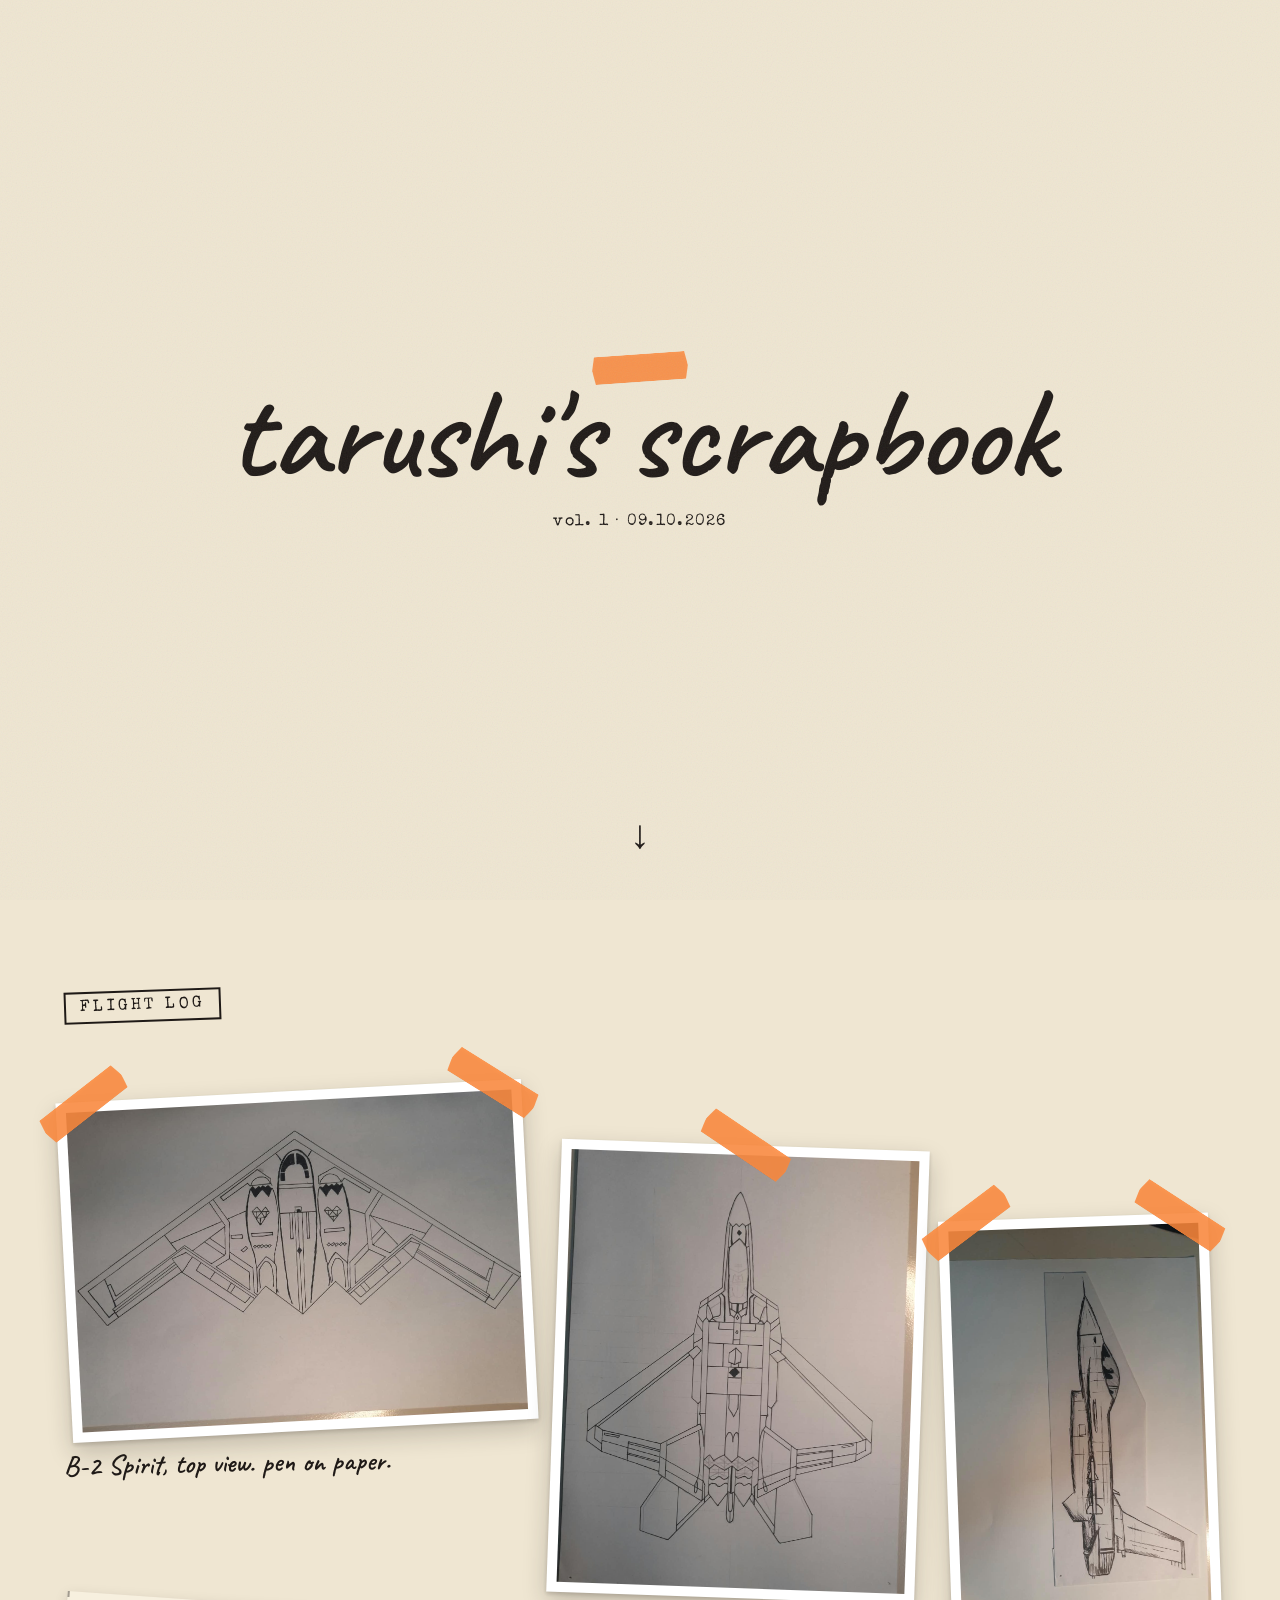
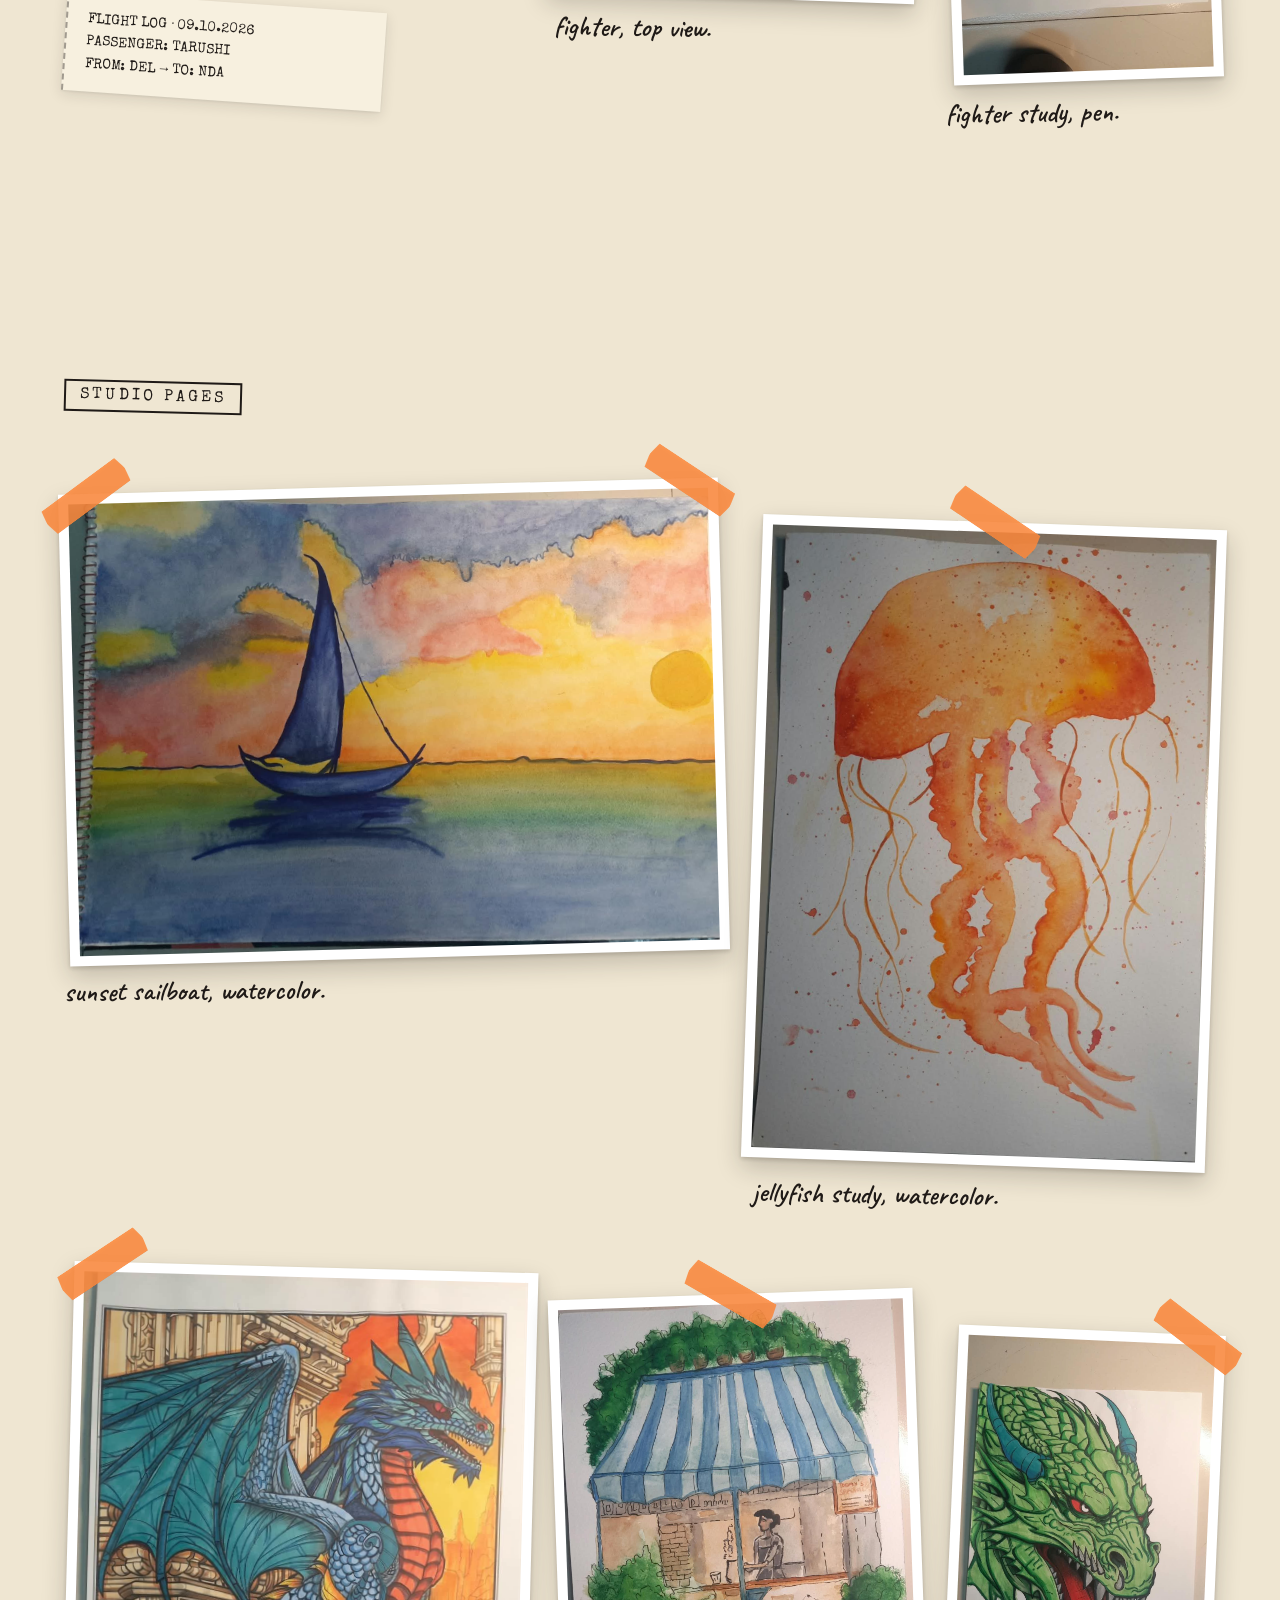
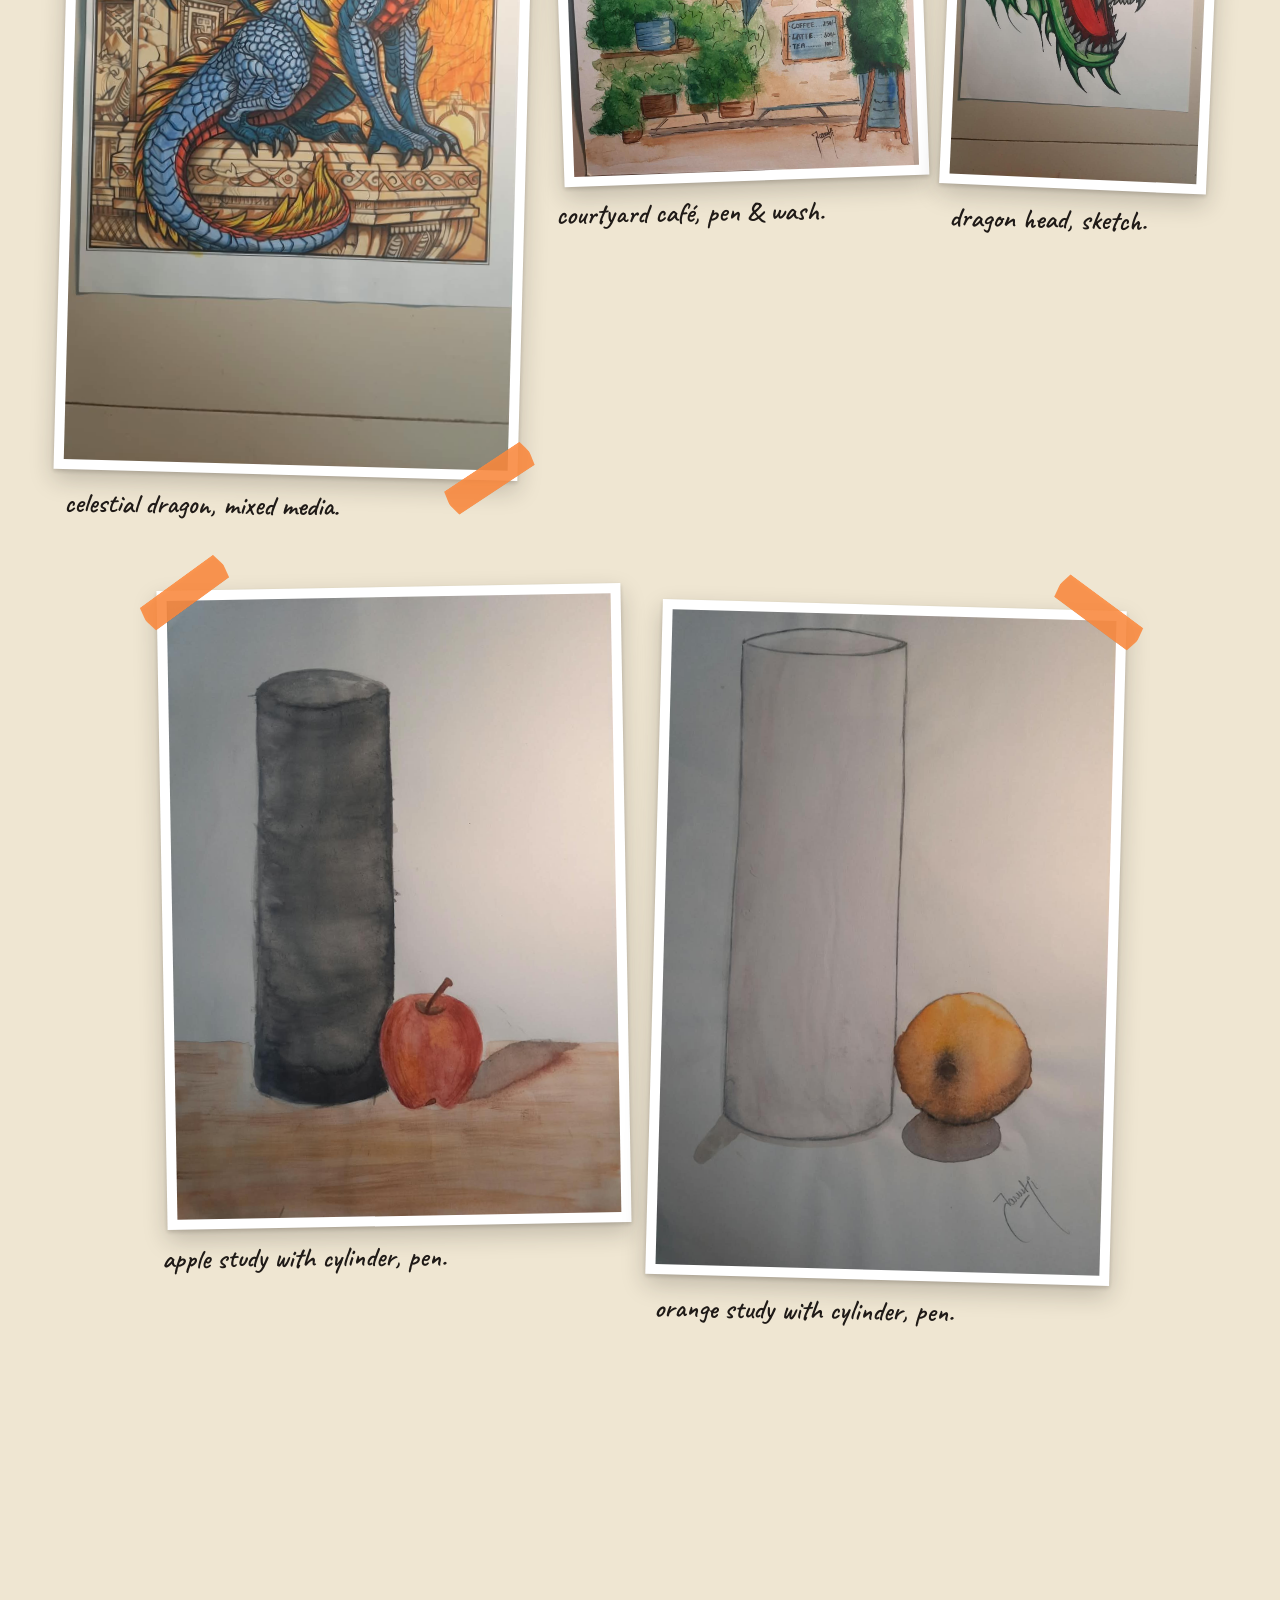
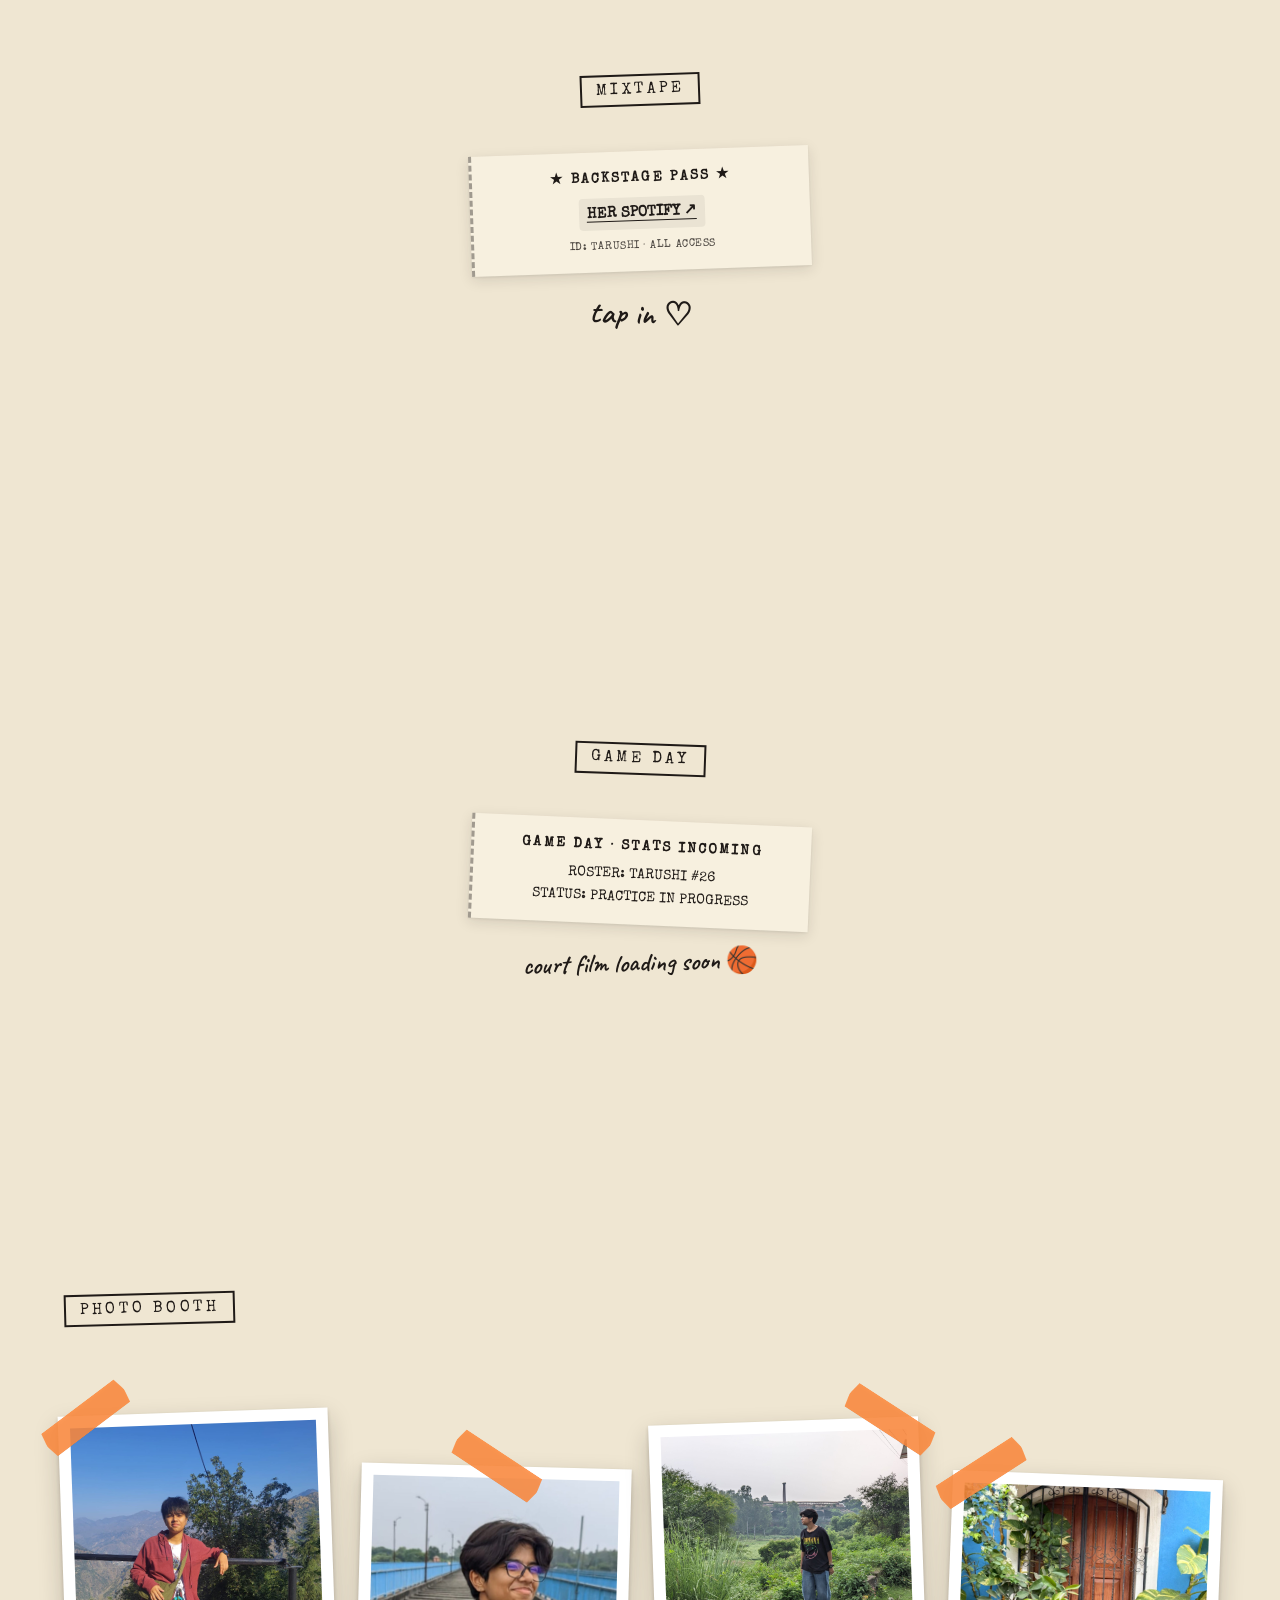
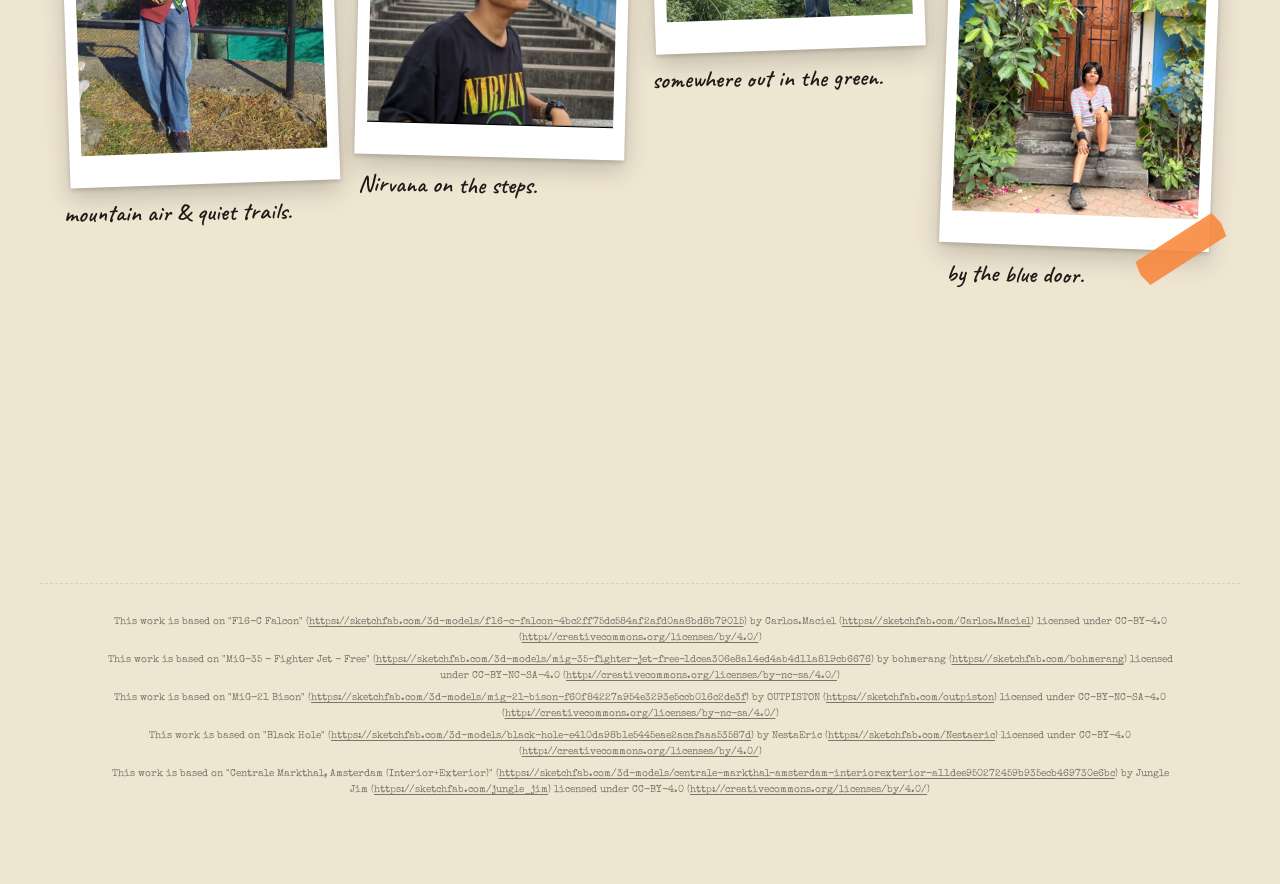
<file: scrapbook.html>
<!DOCTYPE html>
<html lang="en">
<head>
  <meta charset="UTF-8">
  <meta name="viewport" content="width=device-width, initial-scale=1.0, viewport-fit=cover">
  <title>tarushi's scrapbook — vol. 1</title>

  <!-- Google Fonts: Caveat 600 for titles/notes, Special Elite 400 for stamps/ticket/subtitle -->
  <link rel="preconnect" href="https://fonts.googleapis.com">
  <link rel="preconnect" href="https://fonts.gstatic.com" crossorigin>
  <link href="https://fonts.googleapis.com/css2?family=Caveat:wght@600&family=Special+Elite&display=swap" rel="stylesheet">

  <link rel="stylesheet" href="css/scrapbook.css">
</head>
<body>

  <!-- Cover (First Viewport) -->
  <header class="cover-section" id="cover">
    <div class="cover-header">
      <div class="tape cover-tape" aria-hidden="true"></div>
      <h1 class="cover-title">tarushi's scrapbook</h1>
    </div>
    <p class="cover-subtitle">vol. 1 · 09.10.2026</p>
    <a href="#flight-log" class="scroll-indicator" aria-label="Scroll to Flight Log">↓</a>
  </header>

  <!-- Flight Log Spread (Second Section) -->
  <main>
    <section class="spread-flight-log" id="flight-log" aria-label="Flight Log Spread">
      <div class="flight-log-grid">

        <!-- Stamp: FLIGHT LOG -->
        <div class="spread-item spread-stamp">
          <div class="stamp stamp-flight-log">FLIGHT LOG</div>
        </div>

        <!-- B2 Sheet & Note -->
        <div class="spread-item spread-b2">
          <figure class="sheet sheet-b2">
            <div class="tape tape-tl" aria-hidden="true"></div>
            <div class="tape tape-tr" aria-hidden="true"></div>
            <img src="assets/scrapbook/flight-b2-top.jpg" alt="B-2 Spirit, top view" width="1599" height="1148">
          </figure>
          <figcaption class="note note-b2">B-2 Spirit, top view. pen on paper.</figcaption>
        </div>

        <!-- Fighter Top Sheet & Note -->
        <div class="spread-item spread-fighter-top">
          <figure class="sheet sheet-fighter-top">
            <div class="tape tape-tc" aria-hidden="true"></div>
            <img src="assets/scrapbook/flight-fighter-top.jpg" alt="fighter, top view" width="1284" height="1599">
          </figure>
          <figcaption class="note note-fighter-top">fighter, top view.</figcaption>
        </div>

        <!-- Fighter Side Sheet & Note -->
        <div class="spread-item spread-fighter-side">
          <figure class="sheet sheet-fighter-side">
            <div class="tape tape-tl" aria-hidden="true"></div>
            <div class="tape tape-tr" aria-hidden="true"></div>
            <img src="assets/scrapbook/flight-fighter-side.jpg" alt="fighter study, pen" width="901" height="1600">
          </figure>
          <figcaption class="note note-fighter-side">fighter study, pen.</figcaption>
        </div>

        <!-- Ticket Stub -->
        <div class="spread-item spread-ticket">
          <div class="ticket ticket-flight-log">
            <p class="ticket-line">FLIGHT LOG · 09.10.2026</p>
            <p class="ticket-line">PASSENGER: TARUSHI</p>
            <p class="ticket-line">FROM: DEL → TO: NDA</p>
          </div>
        </div>

      </div>
    </section>

    <!-- Studio Pages Spread -->
    <section class="spread spread-studio" id="studio-pages" aria-label="Studio Pages Spread">
      <div class="studio-grid">

        <!-- Stamp: STUDIO PAGES -->
        <div class="spread-item spread-stamp">
          <div class="stamp stamp-studio">STUDIO PAGES</div>
        </div>

        <!-- Featured 1: Sunset Sailboat Watercolor (Larger Tier) -->
        <div class="spread-item spread-art-sunset">
          <figure class="sheet sheet-featured sheet-art-sunset">
            <div class="tape tape-tl" aria-hidden="true"></div>
            <div class="tape tape-tr" aria-hidden="true"></div>
            <img src="assets/scrapbook/art-sunset-sailboat.jpg" alt="sunset sailboat watercolor" width="1600" height="1129" loading="lazy">
          </figure>
          <figcaption class="note note-art-sunset">sunset sailboat, watercolor.</figcaption>
        </div>

        <!-- Uniform 1: Jellyfish Watercolor -->
        <div class="spread-item spread-art-jellyfish">
          <figure class="sheet sheet-uniform sheet-art-jellyfish">
            <div class="tape tape-tc" aria-hidden="true"></div>
            <img src="assets/scrapbook/art-jellyfish.jpg" alt="jellyfish watercolor" width="1138" height="1598" loading="lazy">
          </figure>
          <figcaption class="note note-art-jellyfish">jellyfish study, watercolor.</figcaption>
        </div>

        <!-- Featured 2: Celestial Dragon Piece (Larger Tier) -->
        <div class="spread-item spread-art-dragon-color">
          <figure class="sheet sheet-featured sheet-art-dragon-color">
            <div class="tape tape-tl" aria-hidden="true"></div>
            <div class="tape tape-br" aria-hidden="true"></div>
            <img src="assets/scrapbook/art-dragon-color.jpg" alt="celestial dragon color artwork" width="901" height="1600" loading="lazy">
          </figure>
          <figcaption class="note note-art-dragon-color">celestial dragon, mixed media.</figcaption>
        </div>

        <!-- Uniform 2: Courtyard / Café Painting -->
        <div class="spread-item spread-art-cafe">
          <figure class="sheet sheet-uniform sheet-art-cafe">
            <div class="tape tape-tc" aria-hidden="true"></div>
            <img src="assets/scrapbook/art-cafe.jpg" alt="courtyard café painting" width="1184" height="1600" loading="lazy">
          </figure>
          <figcaption class="note note-art-cafe">courtyard café, pen & wash.</figcaption>
        </div>

        <!-- Uniform 3: Green Dragon-Head Sketch -->
        <div class="spread-item spread-art-dragon-head">
          <figure class="sheet sheet-uniform sheet-art-dragon-head">
            <div class="tape tape-tr" aria-hidden="true"></div>
            <img src="assets/scrapbook/art-dragon-head.jpg" alt="green dragon head sketch" width="901" height="1600" loading="lazy">
          </figure>
          <figcaption class="note note-art-dragon-head">dragon head, sketch.</figcaption>
        </div>

        <!-- Uniform 4: Still Life Apple with Cylinder -->
        <div class="spread-item spread-art-apple">
          <figure class="sheet sheet-uniform sheet-art-apple">
            <div class="tape tape-tl" aria-hidden="true"></div>
            <img src="assets/scrapbook/art-still-life-apple.jpg" alt="still life study apple and cylinder" width="1147" height="1600" loading="lazy">
          </figure>
          <figcaption class="note note-art-apple">apple study with cylinder, pen.</figcaption>
        </div>

        <!-- Uniform 5: Still Life Orange with Cylinder -->
        <div class="spread-item spread-art-orange">
          <figure class="sheet sheet-uniform sheet-art-orange">
            <div class="tape tape-tr" aria-hidden="true"></div>
            <img src="assets/scrapbook/art-still-life-orange.jpg" alt="still life study orange and cylinder" width="1084" height="1600" loading="lazy">
          </figure>
          <figcaption class="note note-art-orange">orange study with cylinder, pen.</figcaption>
        </div>

      </div>
    </section>

    <!-- Mixtape Spread -->
    <section class="spread spread-mixtape" id="mixtape" aria-label="Mixtape Spread">
      <div class="mixtape-container">

        <!-- Stamp: MIXTAPE -->
        <div class="spread-item spread-stamp">
          <div class="stamp stamp-mixtape">MIXTAPE</div>
        </div>

        <!-- Single Backstage Pass Ticket -->
        <div class="spread-item spread-ticket-mixtape">
          <div class="ticket ticket-backstage">
            <p class="ticket-line ticket-pass-title">★ BACKSTAGE PASS ★</p>
            <p class="ticket-line ticket-link-line">
              <a href="https://open.spotify.com/user/314ipmyt62uzmajordk4fg3pwrmi" target="_blank" rel="noopener" class="spotify-link">HER SPOTIFY ↗</a>
            </p>
            <p class="ticket-line ticket-sub">ID: TARUSHI · ALL ACCESS</p>
          </div>
          <p class="note note-mixtape">tap in ♡</p>
        </div>

      </div>
    </section>

    <!-- Game Day Spread (Placeholder Only) -->
    <section class="spread spread-gameday" id="gameday" aria-label="Game Day Spread">
      <div class="gameday-container">

        <!-- Stamp: GAME DAY -->
        <div class="spread-item spread-stamp">
          <div class="stamp stamp-gameday">GAME DAY</div>
        </div>

        <!-- Small Ticket Placeholder -->
        <div class="spread-item spread-ticket-gameday">
          <div class="ticket ticket-gameday">
            <p class="ticket-line ticket-pass-title">GAME DAY · STATS INCOMING</p>
            <p class="ticket-line">ROSTER: TARUSHI #26</p>
            <p class="ticket-line">STATUS: PRACTICE IN PROGRESS</p>
          </div>
          <p class="note note-gameday">court film loading soon 🏀</p>
        </div>

      </div>
    </section>

    <!-- Photo Booth Spread -->
    <section class="spread spread-photobooth" id="photo-booth" aria-label="Photo Booth Spread">
      <div class="photobooth-grid">

        <!-- Stamp: PHOTO BOOTH -->
        <div class="spread-item spread-stamp">
          <div class="stamp stamp-photobooth">PHOTO BOOTH</div>
        </div>

        <!-- Solo Photo 1: Hills / Travel -->
        <div class="spread-item spread-photo-hills">
          <figure class="sheet sheet-polaroid sheet-photo-hills">
            <div class="tape tape-tl" aria-hidden="true"></div>
            <img src="assets/scrapbook/photo-hills.jpg" alt="Tarushi outdoors in the hills" width="1200" height="1600" loading="lazy">
          </figure>
          <figcaption class="note note-photo-hills">mountain air & quiet trails.</figcaption>
        </div>

        <!-- Solo Photo 2: Stairs Photo -->
        <div class="spread-item spread-photo-stairs">
          <figure class="sheet sheet-polaroid sheet-photo-stairs">
            <div class="tape tape-tc" aria-hidden="true"></div>
            <img src="assets/scrapbook/photo-stairs.jpg" alt="Tarushi smiling on the steps" width="1080" height="1085" loading="lazy">
          </figure>
          <figcaption class="note note-photo-stairs">Nirvana on the steps.</figcaption>
        </div>

        <!-- Solo Photo 3: Green Field Photo -->
        <div class="spread-item spread-photo-field">
          <figure class="sheet sheet-polaroid sheet-photo-field">
            <div class="tape tape-tr" aria-hidden="true"></div>
            <img src="assets/scrapbook/photo-field.jpg" alt="Tarushi standing in a green field" width="1600" height="1200" loading="lazy">
          </figure>
          <figcaption class="note note-photo-field">somewhere out in the green.</figcaption>
        </div>

        <!-- Solo Photo 4: Blue Door Photo -->
        <div class="spread-item spread-photo-door">
          <figure class="sheet sheet-polaroid sheet-photo-door">
            <div class="tape tape-tl" aria-hidden="true"></div>
            <div class="tape tape-br" aria-hidden="true"></div>
            <img src="assets/scrapbook/photo-door.jpg" alt="Tarushi seated by the blue door" width="1200" height="1600" loading="lazy">
          </figure>
          <figcaption class="note note-photo-door">by the blue door.</figcaption>
        </div>

      </div>
    </section>
  </main>

  <!-- Muted Attribution Footer -->
  <footer class="scrapbook-footer">
    <p class="attribution-line">This work is based on &quot;F16-C Falcon&quot; (<a href="https://sketchfab.com/3d-models/f16-c-falcon-4bc2ff75dc584af2afd0aa6bd8b79015" target="_blank" rel="noopener">https://sketchfab.com/3d-models/f16-c-falcon-4bc2ff75dc584af2afd0aa6bd8b79015</a>) by Carlos.Maciel (<a href="https://sketchfab.com/Carlos.Maciel" target="_blank" rel="noopener">https://sketchfab.com/Carlos.Maciel</a>) licensed under CC-BY-4.0 (<a href="http://creativecommons.org/licenses/by/4.0/" target="_blank" rel="noopener">http://creativecommons.org/licenses/by/4.0/</a>)</p>
    <p class="attribution-line">This work is based on &quot;MiG-35 - Fighter Jet - Free&quot; (<a href="https://sketchfab.com/3d-models/mig-35-fighter-jet-free-1dcea306e8a14ed4ab4d11a819cb6676" target="_blank" rel="noopener">https://sketchfab.com/3d-models/mig-35-fighter-jet-free-1dcea306e8a14ed4ab4d11a819cb6676</a>) by bohmerang (<a href="https://sketchfab.com/bohmerang" target="_blank" rel="noopener">https://sketchfab.com/bohmerang</a>) licensed under CC-BY-NC-SA-4.0 (<a href="http://creativecommons.org/licenses/by-nc-sa/4.0/" target="_blank" rel="noopener">http://creativecommons.org/licenses/by-nc-sa/4.0/</a>)</p>
    <p class="attribution-line">This work is based on &quot;MiG-21 Bison&quot; (<a href="https://sketchfab.com/3d-models/mig-21-bison-f60f84227a954e3293e5ccb016c2de3f" target="_blank" rel="noopener">https://sketchfab.com/3d-models/mig-21-bison-f60f84227a954e3293e5ccb016c2de3f</a>) by OUTPISTON (<a href="https://sketchfab.com/outpiston" target="_blank" rel="noopener">https://sketchfab.com/outpiston</a>) licensed under CC-BY-NC-SA-4.0 (<a href="http://creativecommons.org/licenses/by-nc-sa/4.0/" target="_blank" rel="noopener">http://creativecommons.org/licenses/by-nc-sa/4.0/</a>)</p>
    <p class="attribution-line">This work is based on &quot;Black Hole&quot; (<a href="https://sketchfab.com/3d-models/black-hole-e410da98b1e5445eae2acafaaa53587d" target="_blank" rel="noopener">https://sketchfab.com/3d-models/black-hole-e410da98b1e5445eae2acafaaa53587d</a>) by NestaEric (<a href="https://sketchfab.com/Nestaeric" target="_blank" rel="noopener">https://sketchfab.com/Nestaeric</a>) licensed under CC-BY-4.0 (<a href="http://creativecommons.org/licenses/by/4.0/" target="_blank" rel="noopener">http://creativecommons.org/licenses/by/4.0/</a>)</p>
    <p class="attribution-line">This work is based on &quot;Centrale Markthal, Amsterdam (Interior+Exterior)&quot; (<a href="https://sketchfab.com/3d-models/centrale-markthal-amsterdam-interiorexterior-a11dee950272459b935ecb469730e6bc" target="_blank" rel="noopener">https://sketchfab.com/3d-models/centrale-markthal-amsterdam-interiorexterior-a11dee950272459b935ecb469730e6bc</a>) by Jungle Jim (<a href="https://sketchfab.com/jungle_jim" target="_blank" rel="noopener">https://sketchfab.com/jungle_jim</a>) licensed under CC-BY-4.0 (<a href="http://creativecommons.org/licenses/by/4.0/" target="_blank" rel="noopener">http://creativecommons.org/licenses/by/4.0/</a>)</p>
  </footer>

  <script src="js/scrapbook.js"></script>
</body>
</html>
</file>
<file: css/scrapbook.css>
/* ==========================================================================
   Tarushi's ScrapBook — Base Styles & Design Tokens
   Palette (strictly bounded):
   - Page background (paper): #EFE6D2
   - All text and borders (ink): #1F1A17
   - Tape strips only: #FF8A3D at 85% opacity
   - Sheet and polaroid frames: #FFFFFF
   - Ticket stub: #F7F0DF
   - SVG paper noise overlay: feTurbulence at 8% opacity
   ========================================================================== */

:root {
  --color-paper: #EFE6D2;
  --color-ink: #1F1A17;
  --color-tape: rgba(255, 138, 61, 0.85);
  --color-sheet: #FFFFFF;
  --color-ticket: #F7F0DF;
  --color-ink-translucent: rgba(31, 26, 23, 0.4);
  --color-shadow-heavy: rgba(31, 26, 23, 0.22);
  --color-shadow-light: rgba(31, 26, 23, 0.18);

  --font-handwriting: 'Caveat', cursive, sans-serif;
  --font-typewriter: 'Special Elite', monospace;
}

*, *::before, *::after {
  box-sizing: border-box;
}

html {
  scroll-behavior: smooth;
  background-color: var(--color-paper);
}

body {
  margin: 0;
  padding: 0;
  background-color: var(--color-paper);
  color: var(--color-ink);
  font-family: var(--font-typewriter);
  min-height: 100svh;
  position: relative;
  overflow-x: hidden;
  -webkit-font-smoothing: antialiased;
}

/* Paper Texture Overlay: inline-SVG feTurbulence noise at 8% opacity */
body::before {
  content: "";
  position: fixed;
  top: 0;
  left: 0;
  width: 100vw;
  height: 100svh;
  pointer-events: none;
  z-index: 9999;
  opacity: 0.08;
  background-image: url("data:image/svg+xml,%3Csvg xmlns='http://www.w3.org/2000/svg' width='300' height='300'%3E%3Cfilter id='paper-noise'%3E%3CfeTurbulence type='fractalNoise' baseFrequency='0.8' numOctaves='2' stitchTiles='stitch'/%3E%3C/filter%3E%3Crect width='100%25' height='100%25' filter='url(%23paper-noise)'/%3E%3C/svg%3E");
  background-repeat: repeat;
}

/* ==========================================================================
   Components Specification
   ========================================================================== */

/* .sheet */
.sheet {
  background-color: var(--color-sheet);
  padding: 10px;
  box-shadow: 0 10px 24px var(--color-shadow-heavy), 0 2px 4px var(--color-shadow-light);
  transform: rotate(var(--rot, 0deg));
  transform-origin: center center;
  position: relative;
  display: block;
  margin: 0;
}

.sheet img {
  width: 100%;
  height: auto;
  display: block;
  object-fit: contain;
}

/* .tape */
.tape {
  width: 96px;
  height: 28px;
  background-color: var(--color-tape);
  clip-path: polygon(3% 0, 97% 0, 100% 50%, 97% 100%, 3% 100%, 0 50%);
  filter: drop-shadow(0 1px 2px rgba(0, 0, 0, 0.2));
  box-shadow: 0 1px 2px rgba(0, 0, 0, 0.2);
  position: absolute;
  pointer-events: none;
  z-index: 10;
}

/* Tape Corner Placements */
.tape-tl {
  top: -12px;
  left: -20px;
  transform: rotate(var(--tape-rot, -35deg));
}

.tape-tr {
  top: -12px;
  right: -20px;
  transform: rotate(var(--tape-rot, 35deg));
}

.tape-tc {
  top: -14px;
  left: 50%;
  transform: translateX(-50%) rotate(var(--tape-rot, 32deg));
}

.tape-bl {
  bottom: -12px;
  left: -20px;
  transform: rotate(var(--tape-rot, 35deg));
}

.tape-br {
  bottom: -12px;
  right: -20px;
  transform: rotate(var(--tape-rot, -35deg));
}

/* .note */
.note {
  font-family: var(--font-handwriting);
  font-weight: 600;
  font-size: 28px;
  color: var(--color-ink);
  background: none;
  margin: 14px 0 0 0;
  padding: 0;
  line-height: 1.2;
  transform: rotate(var(--note-rot, 1deg));
  transform-origin: center center;
  display: block;
}

/* .stamp */
.stamp {
  font-family: var(--font-typewriter);
  font-weight: 400;
  text-transform: uppercase;
  letter-spacing: 0.2em;
  border: 2px solid var(--color-ink);
  padding: 6px 14px;
  color: var(--color-ink);
  transform: rotate(var(--stamp-rot, -2deg));
  transform-origin: center center;
  display: inline-block;
  user-select: none;
  font-size: 16px;
}

/* .ticket */
.ticket {
  width: 320px;
  background-color: var(--color-ticket);
  border-left: 2px dashed var(--color-ink-translucent);
  font-family: var(--font-typewriter);
  font-size: 14px;
  color: var(--color-ink);
  text-transform: uppercase;
  padding: 16px 20px;
  transform: rotate(var(--ticket-rot, 4deg));
  transform-origin: center center;
  box-shadow: 0 4px 14px rgba(31, 26, 23, 0.12), 0 1px 3px rgba(31, 26, 23, 0.08);
}

.ticket-line {
  margin: 0;
  line-height: 1.6;
}

/* ==========================================================================
   Cover Section (First Viewport)
   ========================================================================== */

.cover-section {
  width: 100%;
  height: 100svh;
  min-height: 100svh;
  display: flex;
  flex-direction: column;
  justify-content: center;
  align-items: center;
  text-align: center;
  position: relative;
  padding: 0 20px;
}

.cover-header {
  position: relative;
  display: inline-block;
}

.cover-tape {
  top: -16px;
  left: 50%;
  transform: translateX(-50%) rotate(var(--cover-tape-rot, -4deg));
}

.cover-title {
  font-family: var(--font-handwriting);
  font-weight: 600;
  font-size: clamp(56px, 10vw, 128px);
  color: var(--color-ink);
  margin: 0;
  line-height: 1;
  letter-spacing: -0.01em;
}

.cover-subtitle {
  font-family: var(--font-typewriter);
  font-weight: 400;
  font-size: 16px;
  color: var(--color-ink);
  margin-top: 16px;
  margin-bottom: 0;
  letter-spacing: 0.08em;
}

.scroll-indicator {
  position: absolute;
  bottom: 5vh;
  left: 50%;
  transform: translateX(-50%);
  font-family: var(--font-handwriting);
  font-weight: 600;
  font-size: 40px;
  color: var(--color-ink);
  text-decoration: none;
  animation: bob 1.6s ease-in-out infinite;
  user-select: none;
  line-height: 1;
}

@keyframes bob {
  0%, 100% {
    transform: translateX(-50%) translateY(0);
  }
  50% {
    transform: translateX(-50%) translateY(8px);
  }
}

/* ==========================================================================
   Spread Sections Base & Flight Log Spread
   ========================================================================== */

.spread-flight-log,
.spread {
  min-height: 100svh;
  padding: 10vh 5vw;
  position: relative;
}

.flight-log-grid {
  max-width: 1200px;
  margin: 0 auto;
  display: grid;
  grid-template-columns: repeat(12, 1fr);
  gap: 24px;
  align-items: start;
}

/* Grid item positioning (Desktop >= 900px) */
.spread-stamp {
  grid-column: 1 / -1;
  grid-row: 1;
  justify-self: start;
  margin-bottom: 5vh;
}

.spread-b2 {
  grid-column: 1 / span 5;
  grid-row: 2;
}

.spread-fighter-top {
  grid-column: 6 / span 4;
  grid-row: 2 / span 2;
  margin-top: 6vh;
}

.spread-fighter-side {
  grid-column: 10 / span 3;
  grid-row: 2 / span 2;
  margin-top: 14vh;
}

.spread-ticket {
  grid-column: 1 / span 4;
  grid-row: 3;
  margin-top: 8vh;
}

/* Rotations for sheets, notes, stamps, ticket */
.sheet-b2 {
  --rot: -3deg;
}

.sheet-fighter-top {
  --rot: 2deg;
}

.sheet-fighter-side {
  --rot: -2deg;
}

.note-b2 {
  --note-rot: -1deg;
}

.note-fighter-top {
  --note-rot: 1deg;
}

.note-fighter-side {
  --note-rot: -1deg;
}

.stamp-flight-log {
  --stamp-rot: -2deg;
}

.ticket-flight-log {
  --ticket-rot: 4deg;
}

/* ==========================================================================
   Studio Pages Spread (7 Artworks, 2 Size Tiers, Masonry Grid)
   ========================================================================== */

.spread-studio {
  margin-top: 8vh;
}

.studio-grid {
  max-width: 1200px;
  margin: 0 auto;
  display: grid;
  grid-template-columns: repeat(12, 1fr);
  gap: 28px;
  align-items: start;
}

.stamp-studio {
  --stamp-rot: 1.5deg;
}

/* Featured tier: Sunset Sailboat and Celestial Dragon */
.spread-art-sunset {
  grid-column: 1 / span 7;
  grid-row: 2;
}

.sheet-art-sunset {
  --rot: -1.5deg;
}

.note-art-sunset {
  --note-rot: -0.5deg;
}

.spread-art-jellyfish {
  grid-column: 8 / span 5;
  grid-row: 2;
  margin-top: 4vh;
}

.sheet-art-jellyfish {
  --rot: 2deg;
}

.note-art-jellyfish {
  --note-rot: 1deg;
}

.spread-art-dragon-color {
  grid-column: 1 / span 5;
  grid-row: 3;
  margin-top: 3vh;
}

.sheet-art-dragon-color {
  --rot: 1.5deg;
}

.note-art-dragon-color {
  --note-rot: 0.8deg;
}

.spread-art-cafe {
  grid-column: 6 / span 4;
  grid-row: 3;
  margin-top: 6vh;
}

.sheet-art-cafe {
  --rot: -2deg;
}

.note-art-cafe {
  --note-rot: -1deg;
}

.spread-art-dragon-head {
  grid-column: 10 / span 3;
  grid-row: 3;
  margin-top: 10vh;
}

.sheet-art-dragon-head {
  --rot: 2.5deg;
}

.note-art-dragon-head {
  --note-rot: 1.2deg;
}

.spread-art-apple {
  grid-column: 2 / span 5;
  grid-row: 4;
  margin-top: 4vh;
}

.sheet-art-apple {
  --rot: -1deg;
}

.note-art-apple {
  --note-rot: -0.5deg;
}

.spread-art-orange {
  grid-column: 7 / span 5;
  grid-row: 4;
  margin-top: 6vh;
}

.sheet-art-orange {
  --rot: 1.5deg;
}

.note-art-orange {
  --note-rot: 0.8deg;
}

/* ==========================================================================
   Mixtape Spread (Backstage Pass Ticket + Note)
   ========================================================================== */

.spread-mixtape {
  min-height: 70svh;
  display: flex;
  align-items: center;
  justify-content: center;
  margin-top: 8vh;
}

.mixtape-container {
  max-width: 480px;
  width: 100%;
  margin: 0 auto;
  display: flex;
  flex-direction: column;
  align-items: center;
  text-align: center;
}

.stamp-mixtape {
  --stamp-rot: -2deg;
}

.spread-ticket-mixtape {
  display: flex;
  flex-direction: column;
  align-items: center;
}

.ticket-backstage {
  --ticket-rot: -2deg;
  width: 340px;
  background-color: var(--color-ticket);
  border-left: 3px dashed var(--color-ink-translucent);
}

.ticket-pass-title {
  font-weight: 700;
  letter-spacing: 0.15em;
  color: var(--color-ink);
  margin-bottom: 6px;
}

.ticket-link-line {
  margin: 8px 0;
}

.spotify-link {
  font-family: var(--font-typewriter);
  font-size: 15px;
  font-weight: 700;
  color: var(--color-ink);
  text-decoration: underline;
  text-underline-offset: 4px;
  display: inline-block;
  padding: 4px 8px;
  background: rgba(31, 26, 23, 0.06);
  border-radius: 4px;
  transition: transform 0.2s ease, background 0.2s ease;
}

.spotify-link:hover {
  background: rgba(255, 138, 61, 0.2);
  transform: translateY(-1px);
}

.ticket-sub {
  font-size: 11px;
  letter-spacing: 0.05em;
  opacity: 0.8;
  margin-top: 6px;
}

.note-mixtape {
  --note-rot: 2deg;
  font-size: 32px;
  margin-top: 24px;
  text-align: center;
}

/* ==========================================================================
   Game Day Spread (Placeholder Only)
   ========================================================================== */

.spread-gameday {
  min-height: 60svh;
  display: flex;
  align-items: center;
  justify-content: center;
  margin-top: 8vh;
}

.gameday-container {
  max-width: 480px;
  width: 100%;
  margin: 0 auto;
  display: flex;
  flex-direction: column;
  align-items: center;
  text-align: center;
}

.stamp-gameday {
  --stamp-rot: 2deg;
}

.spread-ticket-gameday {
  display: flex;
  flex-direction: column;
  align-items: center;
}

.ticket-gameday {
  --ticket-rot: 2.5deg;
  width: 340px;
  background-color: var(--color-ticket);
  border-left: 3px dashed var(--color-ink-translucent);
}

.note-gameday {
  --note-rot: -1.5deg;
  font-size: 26px;
  margin-top: 22px;
  text-align: center;
}

/* ==========================================================================
   Photo Booth Spread (4 Solo Photos, Polaroid Strip Layout)
   ========================================================================== */

.spread-photobooth {
  margin-top: 8vh;
}

.photobooth-grid {
  max-width: 1200px;
  margin: 0 auto;
  display: grid;
  grid-template-columns: repeat(12, 1fr);
  gap: 24px;
  align-items: start;
}

.stamp-photobooth {
  --stamp-rot: -1.5deg;
}

.sheet-polaroid {
  padding: 12px 12px 32px 12px;
}

.spread-photo-hills {
  grid-column: 1 / span 3;
  grid-row: 2;
  margin-top: 2vh;
}

.sheet-photo-hills {
  --rot: -2deg;
}

.note-photo-hills {
  --note-rot: -0.8deg;
  font-size: 24px;
}

.spread-photo-stairs {
  grid-column: 4 / span 3;
  grid-row: 2;
  margin-top: 8vh;
}

.sheet-photo-stairs {
  --rot: 1.5deg;
}

.note-photo-stairs {
  --note-rot: 0.8deg;
  font-size: 24px;
}

.spread-photo-field {
  grid-column: 7 / span 3;
  grid-row: 2;
  margin-top: 3vh;
}

.sheet-photo-field {
  --rot: -2deg;
}

.note-photo-field {
  --note-rot: -0.8deg;
  font-size: 24px;
}

.spread-photo-door {
  grid-column: 10 / span 3;
  grid-row: 2;
  margin-top: 9vh;
}

.sheet-photo-door {
  --rot: 2.2deg;
}

.note-photo-door {
  --note-rot: 1deg;
  font-size: 24px;
}

/* ==========================================================================
   Motion: Scroll Reveal with IntersectionObserver
   ========================================================================== */

.spread-item {
  opacity: 0;
  transform: translateY(24px);
  transition: opacity 600ms ease-out, transform 600ms ease-out;
  will-change: opacity, transform;
}

.spread-item.is-revealed {
  opacity: 1;
  transform: translateY(0);
}

/* Prefers Reduced Motion */
@media (prefers-reduced-motion: reduce) {
  .spread-item {
    opacity: 1 !important;
    transform: none !important;
    transition: none !important;
  }
  .scroll-indicator {
    animation: none !important;
  }
}

/* ==========================================================================
   Phone Layout (under 900px) — Universal Spread Breakpoint
   ========================================================================== */

@media (max-width: 899px) {
  .spread-flight-log,
  .spread {
    padding: 8vh 6vw;
  }

  .flight-log-grid,
  .studio-grid,
  .photobooth-grid,
  .mixtape-container,
  .gameday-container {
    display: flex;
    flex-direction: column;
    align-items: center;
    gap: 0;
  }

  .spread-item {
    width: 88vw;
    max-width: 88vw;
    margin-top: 0 !important;
    margin-bottom: 48px;
  }

  .spread-item:last-child {
    margin-bottom: 0;
  }

  .spread-stamp {
    width: 88vw;
    display: flex;
    justify-content: flex-start;
    margin-bottom: 32px;
  }

  /* Every rotation halved under 900px */
  .cover-tape {
    --cover-tape-rot: -2deg;
  }

  .stamp-flight-log {
    --stamp-rot: -1deg;
  }

  .sheet-b2 {
    --rot: -1.5deg;
  }

  .sheet-fighter-top {
    --rot: 1deg;
  }

  .sheet-fighter-side {
    --rot: -1deg;
  }

  .note-b2 {
    --note-rot: -0.5deg;
  }

  .note-fighter-top {
    --note-rot: 0.5deg;
  }

  .note-fighter-side {
    --note-rot: -0.5deg;
  }

  .ticket-flight-log {
    --ticket-rot: 2deg;
    width: 88vw;
    max-width: 320px;
  }

  /* Studio Pages: Halved Rotations */
  .stamp-studio {
    --stamp-rot: 0.75deg;
  }

  .sheet-art-sunset {
    --rot: -0.75deg;
  }

  .note-art-sunset {
    --note-rot: -0.25deg;
  }

  .sheet-art-jellyfish {
    --rot: 1deg;
  }

  .note-art-jellyfish {
    --note-rot: 0.5deg;
  }

  .sheet-art-dragon-color {
    --rot: 0.75deg;
  }

  .note-art-dragon-color {
    --note-rot: 0.4deg;
  }

  .sheet-art-cafe {
    --rot: -1deg;
  }

  .note-art-cafe {
    --note-rot: -0.5deg;
  }

  .sheet-art-dragon-head {
    --rot: 1.25deg;
  }

  .note-art-dragon-head {
    --note-rot: 0.6deg;
  }

  .sheet-art-apple {
    --rot: -0.5deg;
  }

  .note-art-apple {
    --note-rot: -0.25deg;
  }

  .sheet-art-orange {
    --rot: 0.75deg;
  }

  .note-art-orange {
    --note-rot: 0.4deg;
  }

  /* Mixtape: Halved Rotations */
  .stamp-mixtape {
    --stamp-rot: -1deg;
  }

  .ticket-backstage {
    --ticket-rot: -1deg;
    width: 88vw;
    max-width: 340px;
  }

  .note-mixtape {
    --note-rot: 1deg;
  }

  /* Game Day: Halved Rotations */
  .stamp-gameday {
    --stamp-rot: 1deg;
  }

  .ticket-gameday {
    --ticket-rot: 1.25deg;
    width: 88vw;
    max-width: 340px;
  }

  .note-gameday {
    --note-rot: -0.75deg;
  }

  /* Photo Booth: Halved Rotations */
  .stamp-photobooth {
    --stamp-rot: -0.75deg;
  }

  .sheet-photo-hills {
    --rot: -1deg;
  }

  .note-photo-hills {
    --note-rot: -0.4deg;
  }

  .sheet-photo-stairs {
    --rot: 0.75deg;
  }

  .note-photo-stairs {
    --note-rot: 0.4deg;
  }

  .sheet-photo-field {
    --rot: -1deg;
  }

  .note-photo-field {
    --note-rot: -0.4deg;
  }

  .sheet-photo-door {
    --rot: 1.1deg;
  }

  .note-photo-door {
    --note-rot: 0.5deg;
  }
}

/* ==========================================================================
   Attribution Footer (Small, Muted with Safe Area Inset)
   ========================================================================== */

.scrapbook-footer {
  width: 100%;
  max-width: 1200px;
  margin: 80px auto 40px auto;
  padding: 24px 5vw calc(40px + env(safe-area-inset-bottom, 0px)) 5vw;
  box-sizing: border-box;
  text-align: center;
  font-family: var(--font-typewriter);
  font-size: 10px;
  line-height: 1.6;
  color: var(--color-ink);
  opacity: 0.55;
  border-top: 1px dashed rgba(31, 26, 23, 0.2);
}

.attribution-line {
  margin: 6px 0;
  word-break: break-word;
}

.attribution-line a {
  color: inherit;
  text-decoration: underline;
  text-underline-offset: 2px;
}

.attribution-line a:hover {
  opacity: 1;
}

/* Optional native cross-document view transition support */
@view-transition {
  navigation: auto;
}
</file>
